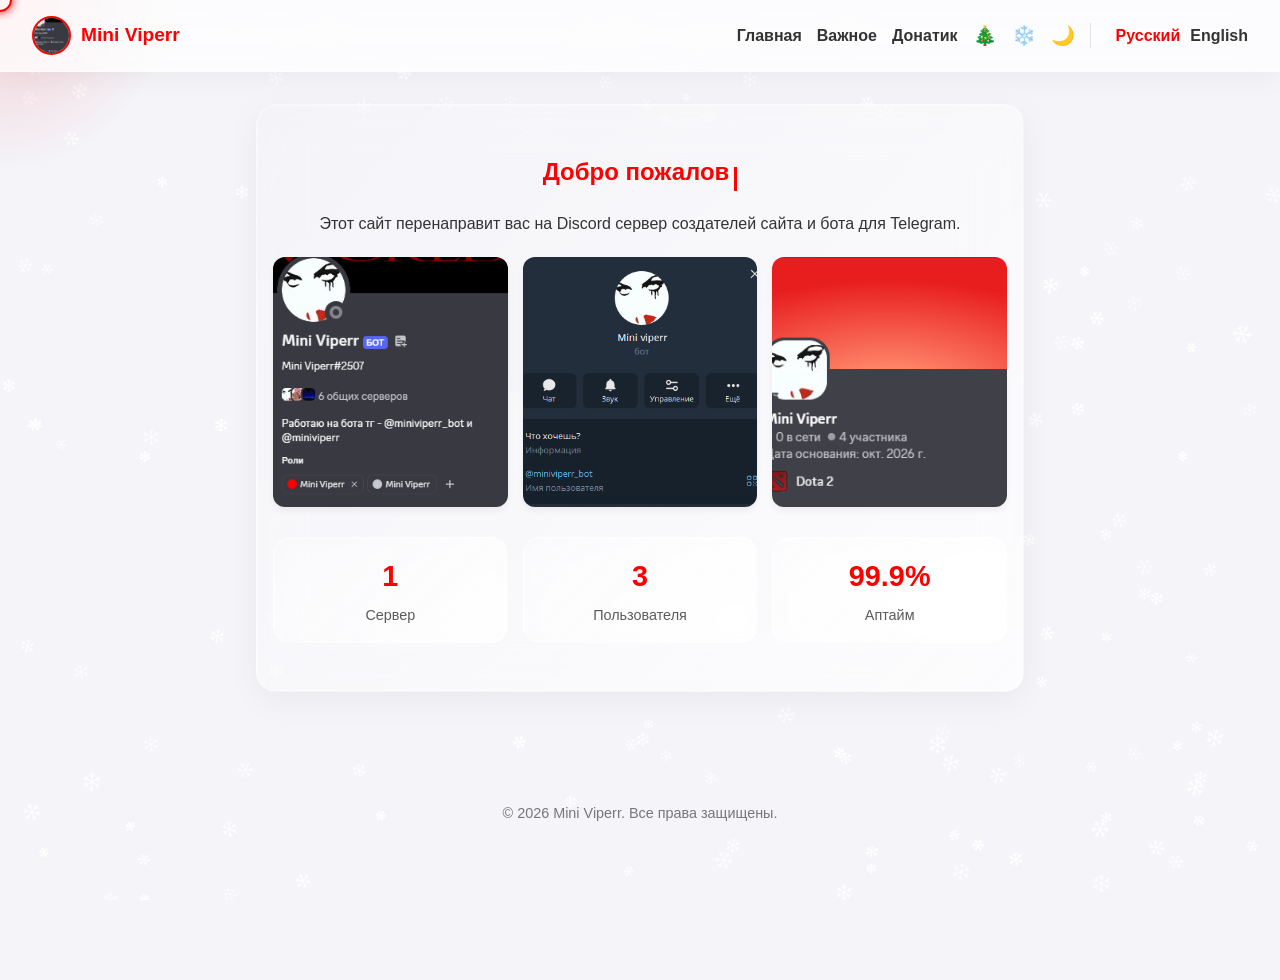
<file: index.html>
<!DOCTYPE html>
<html lang="ru">
<head>
    <meta charset="UTF-8">
    <meta name="viewport" content="width=device-width, initial-scale=1.0">
    <title>Mini Viperr</title>
    
    <meta name="description" content="Официальный сайт Mini Viperr. Наш Discord сервер, Telegram бот и способы поддержать проект.">
    <meta property="og:title" content="Mini Viperr">
    <meta property="og:description" content="Присоединяйтесь к нашему Discord и используйте нашего Telegram бота!">
    <meta property="og:image" content="images/3.png">
    <meta property="og:type" content="website">

    <link rel="icon" href="images/images12333.jpg" type="image/jpeg">
    <link rel="stylesheet" href="style.css">
</head>
<body>

    <canvas id="particles-bg"></canvas>
    <div class="custom-cursor"></div>

    <header>
        <div class="logo-container">
            <img src="images/3.png" alt="Logo" class="logo-img">
            <div class="logo-text">Mini Viperr</div>
        </div>
        <nav>
            <a href="#" onclick="showPage('home'); return false;" id="nav-home">Главная</a>
            <a href="#" onclick="showPage('important'); return false;" id="nav-important">Важное</a>
            <a href="#" onclick="showPage('donate'); return false;" id="nav-donate">Донатик</a>
            
            <div class="nav-controls">
                <button id="newyear-toggle" title="Новогодний режим">🎄</button>
                <button id="particle-toggle" title="Сменить эффект фона">❄️</button>
                <button id="theme-toggle" title="Сменить тему">🌙</button>
                
                <div class="lang-switch">
                    <a href="#" onclick="setLang('ru'); return false;" id="lang-ru" class="lang-btn active-lang">Русский</a>
                    <a href="#" onclick="setLang('en'); return false;" id="lang-en" class="lang-btn">English</a>
                </div>
            </div>
        </nav>
    </header>

    <div id="garland" style="display: none;">
        <div class="wire"></div>
        <div class="lights">
            <div class="light red"></div>
            <div class="light blue"></div>
            <div class="light green"></div>
            <div class="light yellow"></div>
            <div class="light red"></div>
            <div class="light blue"></div>
            <div class="light green"></div>
            <div class="light yellow"></div>
            <div class="light red"></div>
            <div class="light blue"></div>
            <div class="light green"></div>
            <div class="light yellow"></div>
            <div class="light red"></div>
            <div class="light blue"></div>
            <div class="light green"></div>
            <div class="light yellow"></div>
        </div>
    </div>

    <main>
        <div id="page-home" class="page-section">
            <section class="hero">
                <h1 id="t-home-title" class="typewriter"></h1>
                <p id="t-home-desc">Этот сайт перенаправит вас на Discord сервер создателей сайта и бота для Telegram.</p>
                
                <div class="image-gallery reveal">
                    <img src="images/3.png" alt="Фото 1" class="site-image">
                    <img src="images/image2.png" alt="Фото 2" class="site-image">
                    <img src="images/image.png" alt="Фото 3" class="site-image">
                </div>

                <div class="bot-stats reveal">
                    <div class="stat-card">
                        <h2 id="t-stat-servers">1</h2>
                        <p id="t-stat-servers-desc">Сервер</p>
                    </div>
                    <div class="stat-card">
                        <h2 id="t-stat-users">3</h2>
                        <p id="t-stat-users-desc">Пользователя</p>
                    </div>
                    <div class="stat-card">
                        <h2 id="t-stat-uptime">99.9%</h2>
                        <p id="t-stat-uptime-desc">Аптайм</p>
                    </div>
                </div>
            </section>
        </div>

        <div id="page-important" class="page-section" style="display: none;">
            <section class="hero">
                <h1 id="t-important-title">Важные ссылки</h1>
                <p id="t-important-desc">Здесь вы можете найти наши основные проекты.</p>
            </section>

            <section class="projects">
                <div class="card reveal">
                    <h3>Discord</h3>
                    <p id="t-discord-desc">По ссылке ниже вы сможете перейти на Discord сервер создателей.</p>
                    <a id="link-discord" href="#" target="_blank" class="btn-link btn-discord">
                        <span id="t-btn-discord-text">Перейти в Discord</span>
                    </a>
                </div>
                <div class="card reveal">
                    <h3>Telegram Bot</h3>
                    <p id="t-telegram-desc">По ссылке вы сможете найти нашего бота для Telegram.</p>
                    <a id="link-telegram" href="#" target="_blank" class="btn-link btn-telegram">
                        <span id="t-btn-telegram-text">Открыть Telegram-бота</span>
                    </a>
                </div>
            </section>
        </div>

        <div id="page-donate" class="page-section" style="display: none;">
            <section class="hero reveal">
                <h1 id="t-donate-title">Поддержать проект</h1>
                <p id="t-donate-desc1">Если вы хотите поддержать нас, то вы можете написать в ТГ личку <a href="https://t.me/miniviperr" target="_blank">@miniviperr</a>. Также вы можете тыкнуть по картинке ниже и поддержать через DonationAlerts.</p>
                <p id="t-donate-desc2">Также вы можете накинуть туда нфтишок, которые мы продадим и обновим хостинги и купим хороший домен.</p>
                
                <br>
                <a id="link-donate" href="#" target="_blank" class="btn-link btn-telegram">
                    Написать в Telegram
                </a>
                
                <div class="image-container" style="margin-top: 30px;">
                    <a href="https://www.donationalerts.com/r/lemontesteam" target="_blank">
                        <img src="images/images123.jpg" alt="DonationAlerts" class="site-image">
                    </a>
                </div>
            </section>
        </div>
    </main>

    <footer>
        <p>&copy; 2026 Mini Viperr. <span id="t-footer">Все права защищены.</span></p>
        
        <div id="winter-footer" style="display: none;">
            
            <svg class="snowdrift-back" viewBox="0 0 1440 320" preserveAspectRatio="none">
                <path fill="#cbd5e1" d="M0,224L60,213.3C120,203,240,181,360,181.3C480,181,600,203,720,224C840,245,960,267,1080,250.7C1200,235,1320,181,1380,165.3L1440,160L1440,320L1380,320C1320,320,1200,320,1080,320C960,320,840,320,720,320C600,320,480,320,360,320C240,320,120,320,60,320L0,320Z"></path>
            </svg>

            <svg class="snowdrift-front" viewBox="0 0 1440 320" preserveAspectRatio="none">
                <defs>
                    <linearGradient id="snowGradBg" x1="0%" y1="0%" x2="0%" y2="100%">
                        <stop offset="0%" stop-color="#ffffff" />
                        <stop offset="100%" stop-color="#e2e8f0" />
                    </linearGradient>
                </defs>
                <path fill="url(#snowGradBg)" d="M0,256L48,261.3C96,267,192,277,288,256C384,235,480,181,576,170.7C672,160,768,192,864,213.3C960,235,1056,245,1152,234.7C1248,224,1344,192,1392,176L1440,160L1440,320L1392,320C1344,320,1248,320,1152,320C1056,320,960,320,864,320C768,320,672,320,576,320C480,320,384,320,288,320C192,320,96,320,48,320L0,320Z"></path>
            </svg>
            
            <div class="svg-decor snowman left">
                <svg viewBox="0 0 120 140" width="100%" height="100%">
                    <defs>
                        <radialGradient id="snowBody1" cx="35%" cy="35%" r="65%">
                            <stop offset="0%" stop-color="#ffffff"/>
                            <stop offset="80%" stop-color="#f1f5f9"/>
                            <stop offset="100%" stop-color="#94a3b8"/>
                        </radialGradient>
                    </defs>
                    <ellipse cx="60" cy="130" rx="35" ry="10" fill="rgba(0,0,0,0.2)"/>
                    <circle cx="60" cy="105" r="30" fill="url(#snowBody1)"/>
                    <circle cx="60" cy="65" r="22" fill="url(#snowBody1)"/>
                    <circle cx="60" cy="35" r="16" fill="url(#snowBody1)"/>
                    
                    <path d="M42 80 Q60 95 78 80 L75 70 L45 70 Z" fill="#ef4444"/>
                    <path d="M75 70 L85 100 L78 102 L70 75 Z" fill="#b91c1c"/>
                    
                    <circle cx="54" cy="32" r="2.5" fill="#1e293b"/>
                    <circle cx="66" cy="32" r="2.5" fill="#1e293b"/>
                    <path d="M60 36 L75 39 L60 42 Z" fill="#f59e0b"/>
                    
                    <circle cx="60" cy="55" r="2.5" fill="#64748b"/>
                    <circle cx="60" cy="65" r="2.5" fill="#64748b"/>
                    <circle cx="60" cy="75" r="2.5" fill="#64748b"/>
                    
                    <path d="M40 60 L20 40" stroke="#451a03" stroke-width="4" stroke-linecap="round"/>
                    <path d="M80 60 L100 45" stroke="#451a03" stroke-width="4" stroke-linecap="round"/>
                </svg>
            </div>
            
            <div class="svg-decor tree">
                <svg viewBox="0 0 120 150" width="100%" height="100%">
                    <defs>
                        <linearGradient id="treeGreen" x1="0%" y1="0%" x2="0%" y2="100%">
                            <stop offset="0%" stop-color="#15803d"/>
                            <stop offset="100%" stop-color="#064e3b"/>
                        </linearGradient>
                    </defs>
                    <ellipse cx="60" cy="140" rx="45" ry="12" fill="rgba(0,0,0,0.2)"/>
                    <rect x="52" y="110" width="16" height="25" fill="#451a03" rx="4"/>
                    
                    <path d="M60 10 L25 60 L95 60 Z" fill="url(#treeGreen)"/>
                    <path d="M60 40 L15 95 L105 95 Z" fill="url(#treeGreen)"/>
                    <path d="M60 70 L5 130 L115 130 Z" fill="url(#treeGreen)"/>
                    
                    <path d="M60 10 L25 60 L45 60 Q60 45 75 60 L95 60 Z" fill="#ffffff" opacity="0.9"/>
                    <path d="M60 40 L15 95 L40 95 Q60 75 80 95 L105 95 Z" fill="#ffffff" opacity="0.9"/>
                    <path d="M60 70 L5 130 L35 130 Q60 100 85 130 L115 130 Z" fill="#ffffff" opacity="0.9"/>
                    
                    <circle cx="60" cy="10" r="6" fill="#fef08a" stroke="#ca8a04" stroke-width="1"/>
                    <circle cx="45" cy="55" r="3.5" fill="#ef4444"/>
                    <circle cx="75" cy="55" r="3.5" fill="#3b82f6"/>
                    <circle cx="35" cy="85" r="4" fill="#fef08a"/>
                    <circle cx="85" cy="85" r="4" fill="#ef4444"/>
                    <circle cx="60" cy="115" r="4.5" fill="#3b82f6"/>
                </svg>
            </div>

            <div class="svg-decor snowman right">
                <svg viewBox="0 0 120 140" width="100%" height="100%">
                    <ellipse cx="60" cy="130" rx="35" ry="10" fill="rgba(0,0,0,0.2)"/>
                    <circle cx="60" cy="105" r="30" fill="url(#snowBody1)"/>
                    <circle cx="60" cy="65" r="22" fill="url(#snowBody1)"/>
                    <circle cx="60" cy="35" r="16" fill="url(#snowBody1)"/>
                    
                    <path d="M42 80 Q60 95 78 80 L75 70 L45 70 Z" fill="#22c55e"/>
                    <path d="M75 70 L85 100 L78 102 L70 75 Z" fill="#16a34a"/>
                    
                    <circle cx="54" cy="32" r="2.5" fill="#1e293b"/>
                    <circle cx="66" cy="32" r="2.5" fill="#1e293b"/>
                    <path d="M60 36 L75 39 L60 42 Z" fill="#f59e0b"/>
                    
                    <circle cx="60" cy="55" r="2.5" fill="#64748b"/>
                    <circle cx="60" cy="65" r="2.5" fill="#64748b"/>
                    <circle cx="60" cy="75" r="2.5" fill="#64748b"/>
                    
                    <path d="M40 60 L20 45" stroke="#451a03" stroke-width="4" stroke-linecap="round"/>
                    <path d="M80 60 L100 40" stroke="#451a03" stroke-width="4" stroke-linecap="round"/>
                </svg>
            </div>
        </div>
    </footer>

    <button id="scrollToTop" title="Наверх">↑</button>

    <script src="script.js"></script>
</body>
</html>
</file>
<file: style.css>
:root {
    --bg-color: #f4f4f9;
    --text-color: #333;
    --primary-color: #ff0000;
    --card-bg: rgba(255, 255, 255, 0.75); 
    --nav-border: rgba(0, 0, 0, 0.1);
    --glass-border: rgba(255, 255, 255, 0.5);
    --glass-shadow: rgba(0, 0, 0, 0.05);
}

body.dark-mode {
    --bg-color: #121212; 
    --text-color: #e0e0e0;
    --primary-color: #ff4d4d;
    --card-bg: rgba(30, 30, 30, 0.55); 
    --nav-border: rgba(255, 255, 255, 0.1);
    --glass-border: rgba(255, 255, 255, 0.15);
    --glass-shadow: rgba(0, 0, 0, 0.5);
}

body.new-year-mode {
    --bg-color: #0f172a; 
    --text-color: #f8fafc;
    --primary-color: #f43f5e; 
    --card-bg: rgba(30, 41, 59, 0.75); 
    --nav-border: rgba(255, 255, 255, 0.1);
    --glass-border: rgba(255, 255, 255, 0.2);
    --glass-shadow: rgba(0, 0, 0, 0.6);
}

body.dark-mode.new-year-mode {
    --bg-color: #0f172a; 
    --text-color: #f8fafc;
    --primary-color: #f43f5e; 
    --card-bg: rgba(30, 41, 59, 0.15); 
    --nav-border: rgba(255, 255, 255, 0.1);
    --glass-border: rgba(255, 255, 255, 0.2);
    --glass-shadow: rgba(0, 0, 0, 0.6);
}

body {
    font-family: 'Segoe UI', Tahoma, Geneva, Verdana, sans-serif;
    margin: 0;
    padding: 0;
    background-color: var(--bg-color);
    color: var(--text-color);
    line-height: 1.6;
    display: flex;
    flex-direction: column;
    min-height: 100vh;
    transition: background-color 0.5s, color 0.5s;
    cursor: none;
}

#particles-bg {
    position: fixed;
    top: 0;
    left: 0;
    width: 100%;
    height: 100%;
    z-index: -1;
    pointer-events: none;
}

#cursor-glow {
    position: fixed;
    top: 0;
    left: 0;
    width: 400px;
    height: 400px;
    background: radial-gradient(circle, rgba(255, 0, 0, 0.15) 0%, transparent 60%);
    border-radius: 50%;
    pointer-events: none;
    z-index: -1;
    transform: translate(-50%, -50%);
    transition: opacity 0.3s;
    will-change: transform;
}

body.new-year-mode #cursor-glow {
    background: radial-gradient(circle, rgba(244, 63, 94, 0.15) 0%, transparent 60%);
}

.custom-cursor {
    width: 20px;
    height: 20px;
    border: 2px solid var(--primary-color);
    border-radius: 50%;
    position: fixed;
    pointer-events: none;
    z-index: 9999;
    transform: translate(-50%, -50%);
    transition: width 0.2s, height 0.2s, background-color 0.2s, border-color 0.5s;
    box-shadow: 0 0 10px var(--primary-color);
}

.custom-cursor.hover-active {
    width: 40px;
    height: 40px;
    background-color: rgba(255, 77, 77, 0.2);
}

.nav-controls button, #lang-ru, #lang-en {
    position: relative;
}

.nav-controls button::after, .lang-btn::after {
    content: attr(title);
    position: absolute;
    bottom: -35px;
    left: 50%;
    transform: translateX(-50%) translateY(10px);
    background: var(--card-bg);
    backdrop-filter: blur(10px);
    color: var(--text-color);
    padding: 5px 10px;
    border-radius: 6px;
    font-size: 0.8rem;
    white-space: nowrap;
    opacity: 0;
    pointer-events: none;
    transition: all 0.3s ease;
    border: 1px solid var(--glass-border);
    box-shadow: 0 4px 15px var(--glass-shadow);
    z-index: 200;
}

.nav-controls button:hover::after, .lang-btn:hover::after {
    opacity: 1;
    transform: translateX(-50%) translateY(0);
}

.lang-btn::after {
    content: "Сменить язык";
}

.particle-menu {
    position: absolute;
    top: 45px;
    right: -10px;
    background: var(--card-bg);
    backdrop-filter: blur(20px);
    -webkit-backdrop-filter: blur(20px);
    border: 1px solid var(--glass-border);
    border-radius: 12px;
    box-shadow: 0 10px 30px var(--glass-shadow);
    padding: 8px;
    display: flex;
    flex-direction: column;
    gap: 5px;
    z-index: 1000;
    opacity: 0;
    visibility: hidden;
    transform: translateY(-10px);
    transition: all 0.3s cubic-bezier(0.175, 0.885, 0.32, 1.275);
}

.particle-menu.active {
    opacity: 1;
    visibility: visible;
    transform: translateY(0);
}

.particle-menu button {
    background: transparent;
    border: none;
    padding: 10px 15px;
    border-radius: 8px;
    color: var(--text-color);
    font-weight: bold;
    font-size: 1rem;
    display: flex;
    align-items: center;
    gap: 10px;
    cursor: pointer;
    transition: background 0.2s, color 0.2s;
    text-align: left;
    white-space: nowrap;
}

.particle-menu button:hover {
    background: rgba(255, 255, 255, 0.1);
    color: var(--primary-color);
}

.particle-menu button.active {
    background: var(--primary-color);
    color: white;
}

body.new-year-mode .particle-menu button:hover {
    background: rgba(255, 255, 255, 0.1);
    color: var(--primary-color);
}

header {
    background-color: var(--card-bg);
    backdrop-filter: blur(20px);
    -webkit-backdrop-filter: blur(20px);
    box-shadow: 0 4px 30px var(--glass-shadow);
    padding: 1rem 2rem;
    display: flex;
    justify-content: space-between;
    align-items: center;
    position: sticky;
    top: 0;
    z-index: 100;
    transition: background-color 0.5s, border-color 0.5s;
    border-bottom: 1px solid var(--glass-border);
}

.logo-container { display: flex; align-items: center; gap: 10px; }
.logo-img { width: 35px; height: 35px; border-radius: 50%; object-fit: cover; border: 2px solid var(--primary-color); transition: border-color 0.5s; }
.logo-text { font-weight: bold; font-size: 1.2rem; color: var(--primary-color); transition: color 0.5s; }

nav { display: flex; align-items: center; flex-wrap: wrap; gap: 15px; }
nav a { text-decoration: none; color: var(--text-color); font-weight: bold; transition: color 0.3s; }
nav a:hover { color: var(--primary-color); }

.nav-controls { display: flex; align-items: center; gap: 15px; }
#theme-toggle, #newyear-toggle, #particle-toggle { background: none; border: none; font-size: 1.2rem; cursor: pointer; padding: 0; transition: transform 0.3s; display: flex; align-items: center; }
#theme-toggle:hover, #newyear-toggle:hover, #particle-toggle:hover { transform: scale(1.2); }

.lang-switch { display: flex; align-items: center; border-left: 1px solid var(--nav-border); padding-left: 15px; transition: border-color 0.5s; }
.lang-btn { text-decoration: none; color: var(--text-color); font-weight: bold; margin-left: 10px; }
.active-lang { color: var(--primary-color) !important; transition: color 0.5s; }

main { max-width: 800px; margin: 2rem auto; padding: 0 1rem; flex: 1; width: 100%; box-sizing: border-box; }

.hero {
    text-align: center;
    padding: 3rem 1rem;
    background: linear-gradient(135deg, rgba(255,255,255,0.05), var(--card-bg));
    backdrop-filter: blur(30px);
    -webkit-backdrop-filter: blur(30px);
    border-radius: 20px;
    box-shadow: 0 8px 32px var(--glass-shadow), inset 0 0 0 1px var(--glass-border);
    margin-bottom: 2rem;
    transition: background 0.5s, border-color 0.5s;
    border: 1px solid transparent;
}

.hero h1 { margin-top: 0; color: var(--primary-color); transition: color 0.5s; }

.typewriter-cursor { display: inline-block; width: 3px; height: 1em; background-color: var(--primary-color); animation: blink 0.75s step-end infinite; margin-left: 5px; vertical-align: bottom; }
@keyframes blink { from, to { opacity: 1; } 50% { opacity: 0; } }

.projects { display: grid; grid-template-columns: repeat(auto-fit, minmax(250px, 1fr)); gap: 1.5rem; }

.card {
    background: linear-gradient(135deg, rgba(255,255,255,0.05), var(--card-bg));
    padding: 1.5rem;
    border-radius: 20px;
    box-shadow: 0 4px 30px var(--glass-shadow), inset 0 0 0 1px var(--glass-border);
    transition: box-shadow 0.3s, background 0.5s, border-color 0.5s, transform 0.1s ease-out;
    display: flex;
    flex-direction: column;
    border: 1px solid transparent;
    backdrop-filter: blur(20px);
    -webkit-backdrop-filter: blur(20px);
    transform-style: preserve-3d;
}

.card:hover { 
    box-shadow: 0 8px 40px rgba(255, 77, 77, 0.2), inset 0 0 0 1px var(--glass-border); 
}
.card h3 { margin-top: 0; color: var(--primary-color); transition: color 0.5s; }

footer { text-align: center; padding: 2rem; color: #777; font-size: 0.9rem; position: relative; overflow: hidden; padding-bottom: 140px; }

.btn-link {
    display: inline-flex;
    align-items: center;
    justify-content: center;
    padding: 12px 24px;
    border-radius: 8px;
    text-decoration: none;
    font-weight: bold;
    color: white;
    transition: transform 0.2s, opacity 0.2s, background-color 0.5s, box-shadow 0.3s;
    margin-top: auto; 
    align-self: flex-start;
    cursor: none;
    background: linear-gradient(135deg, #1e293b, #0f172a);
    border: 1px solid rgba(255,255,255,0.1);
}

.btn-link:hover { transform: translateY(-2px); box-shadow: 0 0 15px var(--primary-color); border-color: var(--primary-color); }

body.new-year-mode .btn-discord, body.new-year-mode .btn-telegram { background: linear-gradient(135deg, rgba(244, 63, 94, 0.8), rgba(190, 18, 60, 0.8)); }

.image-gallery { display: grid; grid-template-columns: repeat(3, 1fr); gap: 15px; margin: 20px 0; }
.site-image { width: 100%; height: 250px; object-fit: cover; border-radius: 12px; box-shadow: 0 4px 6px var(--glass-shadow); transition: transform 0.3s ease, box-shadow 0.3s; }
.site-image:hover { transform: scale(1.05); box-shadow: 0 0 20px var(--primary-color); }

.bot-stats { display: grid; grid-template-columns: repeat(3, 1fr); gap: 15px; margin-top: 30px; }
.stat-card { 
    background: linear-gradient(135deg, rgba(255,255,255,0.05), var(--card-bg)); 
    padding: 15px; 
    border-radius: 16px; 
    text-align: center; 
    box-shadow: inset 0 0 0 1px var(--glass-border);
    transition: transform 0.1s ease-out, border-color 0.5s; 
    backdrop-filter: blur(15px);
    border: 1px solid transparent;
    transform-style: preserve-3d;
}
.stat-card:hover { border-color: var(--primary-color); }
.stat-card h2 { margin: 0; color: var(--primary-color); font-size: 1.8rem; transition: color 0.5s; }
.stat-card p { margin: 5px 0 0 0; font-size: 0.9rem; color: var(--text-color); opacity: 0.8; }

.reveal { opacity: 0; transform: translateY(40px); transition: all 0.8s ease-out; }
.reveal.active { opacity: 1; transform: translateY(0); }

#scrollToTop {
    display: none;
    position: fixed;
    bottom: 30px;
    right: 30px;
    z-index: 99;
    border: none;
    outline: none;
    background-color: var(--primary-color);
    color: #fff;
    cursor: pointer;
    padding: 12px 18px;
    border-radius: 50%;
    font-size: 20px;
    box-shadow: 0 0 15px var(--primary-color);
    transition: opacity 0.3s, transform 0.3s, background-color 0.5s;
}
#scrollToTop:hover { transform: scale(1.1); box-shadow: 0 0 25px var(--primary-color); }

#garland {
    position: fixed;
    top: 60px; 
    left: 0;
    width: 100%;
    height: 40px;
    z-index: 99;
    pointer-events: none;
    overflow: hidden;
}

.wire {
    position: absolute;
    top: 0;
    left: -5%;
    width: 110%;
    height: 20px;
    border-bottom: 2px solid #1f2937;
    border-radius: 0 0 50% 50% / 0 0 20px 20px;
}

.lights {
    display: flex;
    justify-content: space-around;
    position: absolute;
    top: 0;
    left: 0;
    width: 100%;
}

.light {
    width: 16px;
    height: 26px;
    border-radius: 50% 50% 50% 50% / 60% 60% 40% 40%;
    position: relative;
    top: 15px;
    opacity: 0.9;
    animation: flash 2s infinite alternate;
    border: 1px solid rgba(0,0,0,0.2);
    box-shadow: inset -3px -3px 8px rgba(0,0,0,0.4), inset 3px 3px 5px rgba(255,255,255,0.4);
}

.light::before {
    content: '';
    position: absolute;
    top: -8px;
    left: 50%;
    transform: translateX(-50%);
    width: 6px;
    height: 10px;
    background: #1f2937;
    border-radius: 3px;
}

.light.red { background: radial-gradient(circle at 30% 30%, #fca5a5, #dc2626); box-shadow: 0 0 20px 5px rgba(220, 38, 38, 0.6), inset -3px -3px 8px rgba(0,0,0,0.4); animation-delay: 0s; }
.light.blue { background: radial-gradient(circle at 30% 30%, #93c5fd, #2563eb); box-shadow: 0 0 20px 5px rgba(37, 99, 235, 0.6), inset -3px -3px 8px rgba(0,0,0,0.4); animation-delay: 0.5s; }
.light.green { background: radial-gradient(circle at 30% 30%, #86efac, #16a34a); box-shadow: 0 0 20px 5px rgba(22, 163, 74, 0.6), inset -3px -3px 8px rgba(0,0,0,0.4); animation-delay: 1s; }
.light.yellow { background: radial-gradient(circle at 30% 30%, #fef08a, #eab308); box-shadow: 0 0 20px 5px rgba(234, 179, 8, 0.6), inset -3px -3px 8px rgba(0,0,0,0.4); animation-delay: 1.5s; }

@keyframes flash {
    0%, 100% { opacity: 0.8; filter: brightness(0.9); }
    50% { opacity: 1; filter: brightness(1.3); }
}

#winter-footer {
    position: absolute;
    bottom: 0;
    left: 0;
    width: 100%;
    height: 140px;
    pointer-events: none;
}

.snowdrift-back {
    position: absolute;
    bottom: 0;
    left: 0;
    width: 100%;
    height: 100px;
    z-index: 1;
}

.snowdrift-front {
    position: absolute;
    bottom: -5px;
    left: 0;
    width: 100%;
    height: 70px;
    z-index: 3;
    filter: drop-shadow(0 -5px 10px rgba(0,0,0,0.1));
}

.svg-decor {
    position: absolute;
    bottom: 25px; 
    z-index: 2;
    filter: drop-shadow(0 15px 15px rgba(0,0,0,0.4));
}

.snowman {
    width: 90px;
    height: 110px;
    animation: bounce 4s infinite alternate ease-in-out;
}
.snowman.left { left: 15%; }
.snowman.right { right: 15%; animation-delay: 1s; }

.tree {
    width: 110px;
    height: 140px;
    left: 50%;
    transform: translateX(-50%);
    animation: sway 5s infinite ease-in-out;
    z-index: 4;
}

@keyframes bounce {
    0% { transform: translateY(0); }
    100% { transform: translateY(-8px); }
}

@keyframes sway {
    0%, 100% { transform: translateX(-50%) rotate(-2deg); }
    50% { transform: translateX(-50%) rotate(2deg); }
}

body.red-snow #particles-bg {
    filter: hue-rotate(180deg) saturate(3);
}

@media (max-width: 600px) {
    header { flex-direction: column; gap: 10px; padding: 10px; }
    nav { flex-direction: column; gap: 10px; }
    .nav-controls { flex-wrap: wrap; justify-content: center; gap: 10px; }
    .lang-switch { border-left: none; padding-left: 0; }
    
    .btn-link { display: flex; text-align: center; align-self: stretch; justify-content: center; }
    .image-gallery { grid-template-columns: 1fr; }
    .site-image { height: auto; }
    .bot-stats { grid-template-columns: 1fr; }
    
    body, .btn-link { cursor: auto; }
    .custom-cursor { display: none; }
    #cursor-glow { display: none; }
    #garland { top: 140px; }
    
    .snowman.left { left: 5%; width: 60px; height: 80px; }
    .snowman.right { right: 5%; width: 60px; height: 80px; }
    .tree { width: 80px; height: 100px; }
}
</file>
